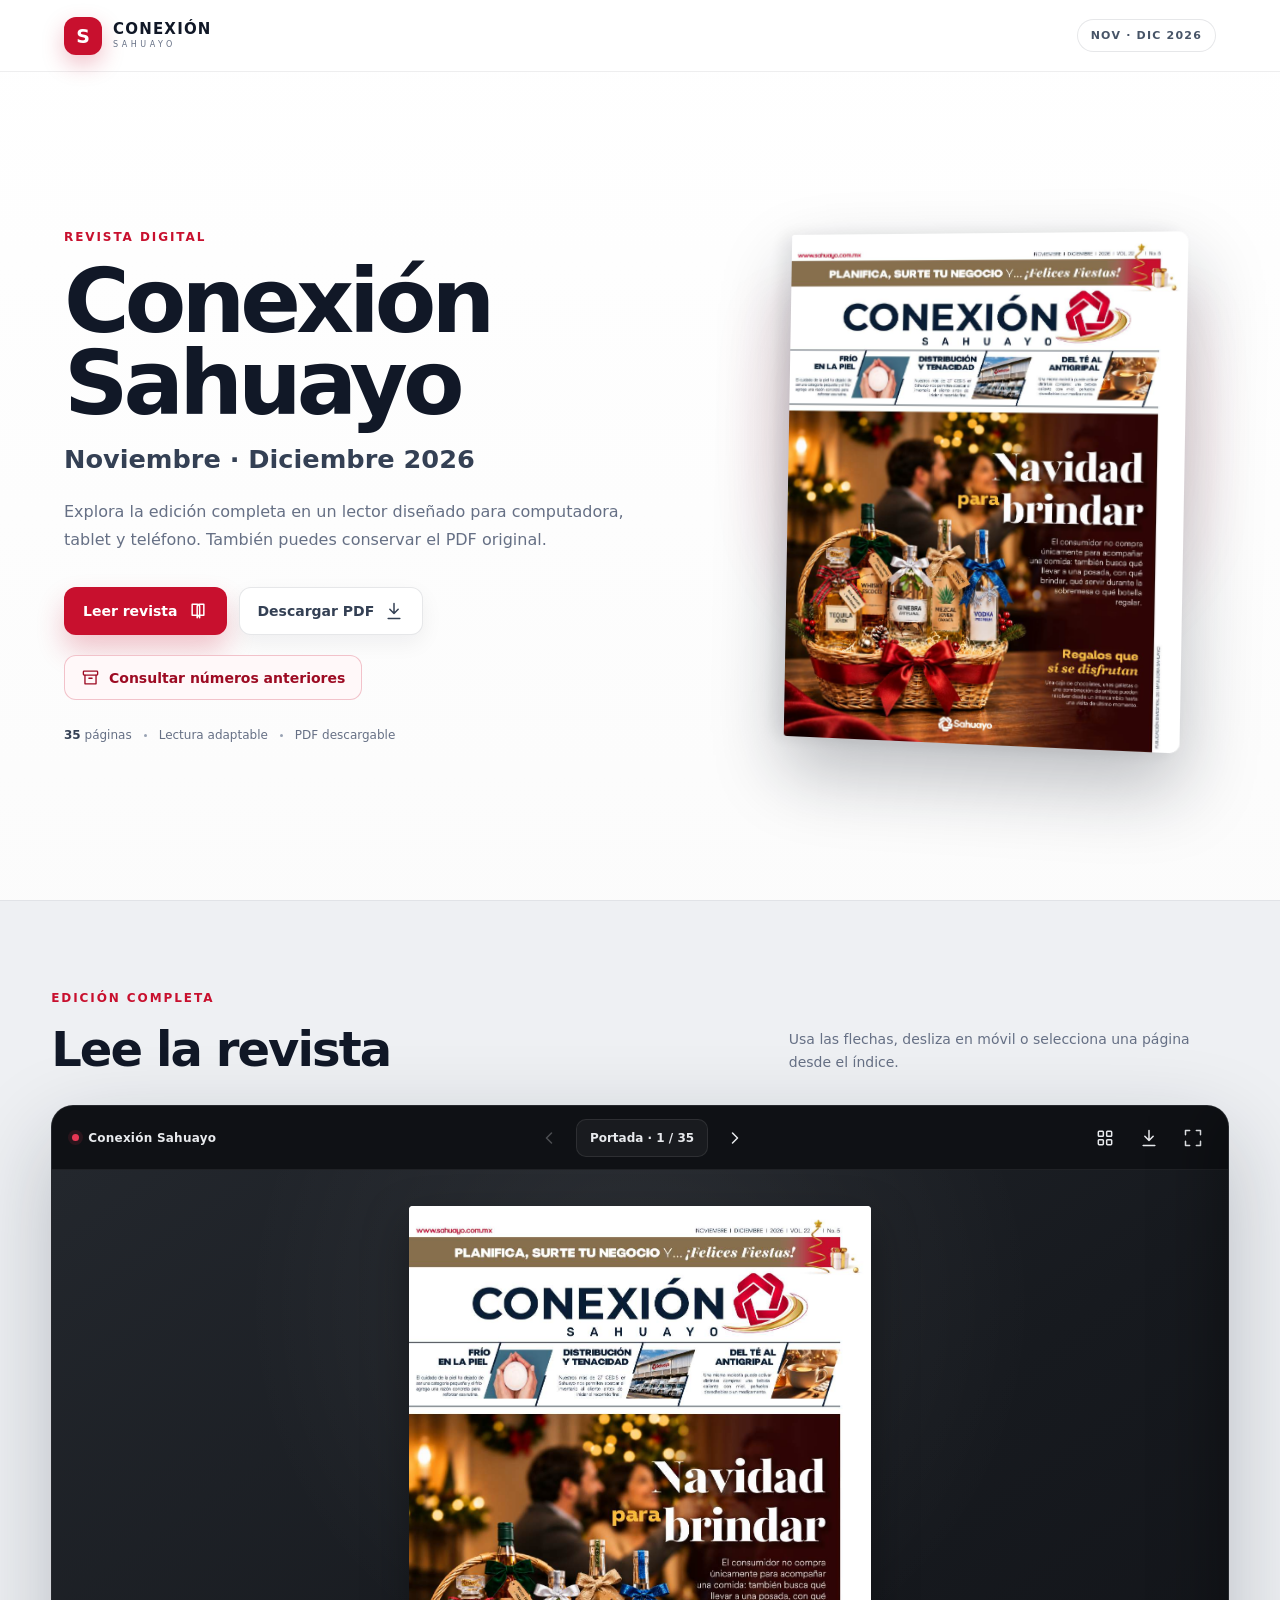
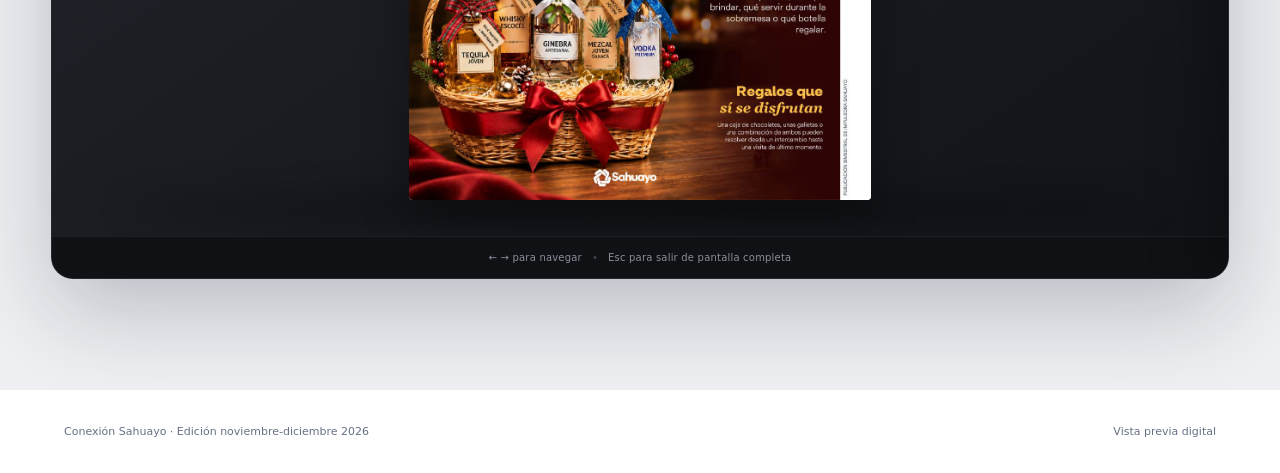
<file: index.html>
<!doctype html>
<html lang="es">
<head>
  <meta charset="utf-8" />
  <meta name="viewport" content="width=device-width, initial-scale=1" />
  <meta name="theme-color" content="#c8102e" />
  <title>Conexión Sahuayo | Noviembre · Diciembre 2026</title>
  <meta name="description" content="Edición digital de Conexión Sahuayo — Noviembre · Diciembre 2026." />
  <meta property="og:title" content="Conexión Sahuayo | Noviembre · Diciembre 2026" />
  <meta property="og:description" content="Conoce la edición noviembre–diciembre 2026 de Conexión Sahuayo: Navidad para brindar, tendencias de temporada y negocios. 35 páginas para explorar y descargar." />
  <meta property="og:image" content="https://impulsora-sahuayo.github.io/conexion-sahuayo/social/preview-nov-dic-2026.jpg" />
  <meta property="og:url" content="https://impulsora-sahuayo.github.io/conexion-sahuayo/" />
  <meta property="og:type" content="website" />
  <meta property="og:locale" content="es_MX" />
  <meta property="og:site_name" content="Conexión Sahuayo" />
  <meta property="og:image:secure_url" content="https://impulsora-sahuayo.github.io/conexion-sahuayo/social/preview-nov-dic-2026.jpg" />
  <meta property="og:image:type" content="image/jpeg" />
  <meta property="og:image:width" content="1200" />
  <meta property="og:image:height" content="630" />
  <meta property="og:image:alt" content="Conexión Sahuayo, revista digital noviembre–diciembre 2026, portada de Navidad para brindar" />
  <meta name="twitter:card" content="summary_large_image" />
  <meta name="twitter:title" content="Conexión Sahuayo | Noviembre · Diciembre 2026" />
  <meta name="twitter:description" content="Explora las 35 páginas de la revista digital Conexión Sahuayo, noviembre–diciembre 2026." />
  <meta name="twitter:image" content="https://impulsora-sahuayo.github.io/conexion-sahuayo/social/preview-nov-dic-2026.jpg" />
  <link rel="canonical" href="https://impulsora-sahuayo.github.io/conexion-sahuayo/" />
  <link rel="preload" as="image" href="pages/page-01.jpg" />
  <link rel="stylesheet" href="css/styles.css?v=20261123-2" />

  <!-- Google Analytics 4 -->
  <script async src="https://www.googletagmanager.com/gtag/js?id=G-8M7XT80J57"></script>
  <script>
    window.dataLayer = window.dataLayer || [];
    function gtag(){dataLayer.push(arguments);}
    gtag('js', new Date());
    gtag('config', 'G-8M7XT80J57', { page_title: 'Conexión Sahuayo | Noviembre · Diciembre 2026' });
  </script>
</head>
<body>
  <header class="site-header">
    <a class="brand" href="#inicio" aria-label="Conexión Sahuayo, inicio">
      <span class="brand-mark" aria-hidden="true">S</span>
      <span class="brand-copy">
        <strong>CONEXIÓN</strong>
        <small>SAHUAYO</small>
      </span>
    </a>
    <span class="edition-pill">NOV · DIC 2026</span>
  </header>

  <main>
    <section class="hero" id="inicio">
      <div class="hero-copy">
        <p class="eyebrow">REVISTA DIGITAL</p>
        <h1>Conexión Sahuayo</h1>
        <p class="hero-subtitle">Noviembre · Diciembre 2026</p>
        <p class="hero-text">Explora la edición completa en un lector diseñado para computadora, tablet y teléfono. También puedes conservar el PDF original.</p>
        <div class="hero-actions">
          <button class="btn btn-primary" id="openReaderBtn" type="button">
            <span>Leer revista</span>
            <svg viewBox="0 0 24 24" aria-hidden="true"><path d="M5 4h6a3 3 0 0 1 3 3v13a3 3 0 0 0-3-3H5V4Zm14 0h-5a3 3 0 0 0-3 3v13a3 3 0 0 1 3-3h5V4Z"/></svg>
          </button>
          <a class="btn btn-secondary" href="revista/conexion-sahuayo-nov-dic-2026.pdf" download data-ga-download="portada">
            <span>Descargar PDF</span>
            <svg viewBox="0 0 24 24" aria-hidden="true"><path d="M12 3v12m0 0 5-5m-5 5-5-5M5 21h14"/></svg>
          </a>
        </div>
        <div class="archive-cta">
          <a class="archive-link" href="ediciones/" id="archiveLink">
            <svg viewBox="0 0 24 24" aria-hidden="true"><rect x="3" y="4" width="18" height="5" rx="1"/><path d="M5 9v11h14V9M10 13h4"/></svg>
            Consultar números anteriores
          </a>
        </div>
        <div class="hero-meta" aria-label="Datos de la edición">
          <span><b>35</b> páginas</span>
          <span class="dot"></span>
          <span>Lectura adaptable</span>
          <span class="dot"></span>
          <span>PDF descargable</span>
        </div>
      </div>

      <div class="cover-wrap" aria-label="Portada de la revista">
        <div class="cover-glow"></div>
        <img class="cover" src="pages/page-01.jpg" alt="Portada de Conexión Sahuayo, noviembre-diciembre 2026" />
      </div>
    </section>

    <section class="reader-section" id="revista" aria-labelledby="readerTitle">
      <div class="reader-heading">
        <div>
          <p class="eyebrow">EDICIÓN COMPLETA</p>
          <h2 id="readerTitle">Lee la revista</h2>
        </div>
        <p>Usa las flechas, desliza en móvil o selecciona una página desde el índice.</p>
      </div>

      <div class="reader-shell" id="readerShell">
        <div class="reader-toolbar">
          <div class="toolbar-title">
            <span class="status-dot"></span>
            <span>Conexión Sahuayo</span>
          </div>

          <div class="toolbar-center">
            <button class="icon-btn" id="prevBtn" type="button" aria-label="Página anterior" title="Anterior">
              <svg viewBox="0 0 24 24" aria-hidden="true"><path d="m15 18-6-6 6-6"/></svg>
            </button>
            <button class="page-indicator" id="pageIndicator" type="button" aria-label="Abrir índice de páginas">Portada · 1 / 35</button>
            <button class="icon-btn" id="nextBtn" type="button" aria-label="Página siguiente" title="Siguiente">
              <svg viewBox="0 0 24 24" aria-hidden="true"><path d="m9 18 6-6-6-6"/></svg>
            </button>
          </div>

          <div class="toolbar-actions">
            <button class="icon-btn text-icon" id="thumbsBtn" type="button" aria-label="Ver todas las páginas" title="Páginas">
              <svg viewBox="0 0 24 24" aria-hidden="true"><rect x="4" y="4" width="6" height="6" rx="1"/><rect x="14" y="4" width="6" height="6" rx="1"/><rect x="4" y="14" width="6" height="6" rx="1"/><rect x="14" y="14" width="6" height="6" rx="1"/></svg>
            </button>

            <a class="icon-btn" href="revista/conexion-sahuayo-nov-dic-2026.pdf" download data-ga-download="lector" aria-label="Descargar PDF" title="Descargar PDF">
              <svg viewBox="0 0 24 24" aria-hidden="true"><path d="M12 3v12m0 0 5-5m-5 5-5-5M5 21h14"/></svg>
            </a>

            <div class="desktop-zoom-controls" id="desktopZoomControls" role="group" aria-label="Zoom de lectura">
              <button class="zoom-btn" id="zoomOutBtn" type="button" aria-label="Alejar" title="Alejar">−</button>
              <button class="zoom-value" id="zoomResetBtn" type="button" aria-label="Restablecer zoom" title="Ajustar a la pantalla">100%</button>
              <button class="zoom-btn" id="zoomInBtn" type="button" aria-label="Acercar" title="Acercar">+</button>
            </div>

            <button class="icon-btn" id="fullscreenBtn" type="button" aria-label="Pantalla completa" title="Pantalla completa">
              <svg viewBox="0 0 24 24" aria-hidden="true"><path d="M8 3H3v5M16 3h5v5M8 21H3v-5M16 21h5v-5"/></svg>
            </button>
          </div>
        </div>

        <div class="reader-canvas" id="readerCanvas" tabindex="0" aria-live="polite">
          <div class="page-stage" id="pageStage">
            <figure class="page-slot page-left" id="leftSlot">
              <img id="leftPage" alt="" draggable="false" />
            </figure>
            <figure class="page-slot page-right" id="rightSlot">
              <img id="rightPage" alt="" draggable="false" />
            </figure>
          </div>
          <div class="swipe-hint" id="swipeHint">Desliza para cambiar de página</div>
        </div>

        <div class="reader-footer">
          <span>← → para navegar</span>
          <span class="footer-sep">•</span>
          <span>Esc para salir de pantalla completa</span>
        </div>

        <aside class="thumb-drawer" id="thumbDrawer" aria-hidden="true" aria-label="Índice de páginas">
          <div class="drawer-head">
            <div>
              <strong>Páginas</strong>
              <span>Selecciona una para ir directamente.</span>
            </div>
            <button class="icon-btn" id="closeThumbsBtn" type="button" aria-label="Cerrar índice">
              <svg viewBox="0 0 24 24" aria-hidden="true"><path d="M6 6l12 12M18 6 6 18"/></svg>
            </button>
          </div>
          <div class="thumb-grid" id="thumbGrid"></div>
        </aside>
        <div class="drawer-backdrop" id="drawerBackdrop"></div>
      </div>
    </section>
  </main>

  <footer class="site-footer">
    <span>Conexión Sahuayo · Edición noviembre-diciembre 2026</span>
    <span>Vista previa digital</span>
  </footer>

  <noscript>Este lector requiere JavaScript. Puedes descargar directamente el PDF desde <a href="revista/conexion-sahuayo-nov-dic-2026.pdf">este enlace</a>.</noscript>

  <script src="js/reader.js?v=20261123-2"></script>
  <script>
    document.getElementById('archiveLink').addEventListener('click', function () {
      if (typeof gtag === 'function') {
        gtag('event', 'abrir_hemeroteca', { edicion: 'nov-dic-2026', ubicacion: 'inicio', transport_type: 'beacon' });
      }
    });
  </script>
</body>
</html>
</file>
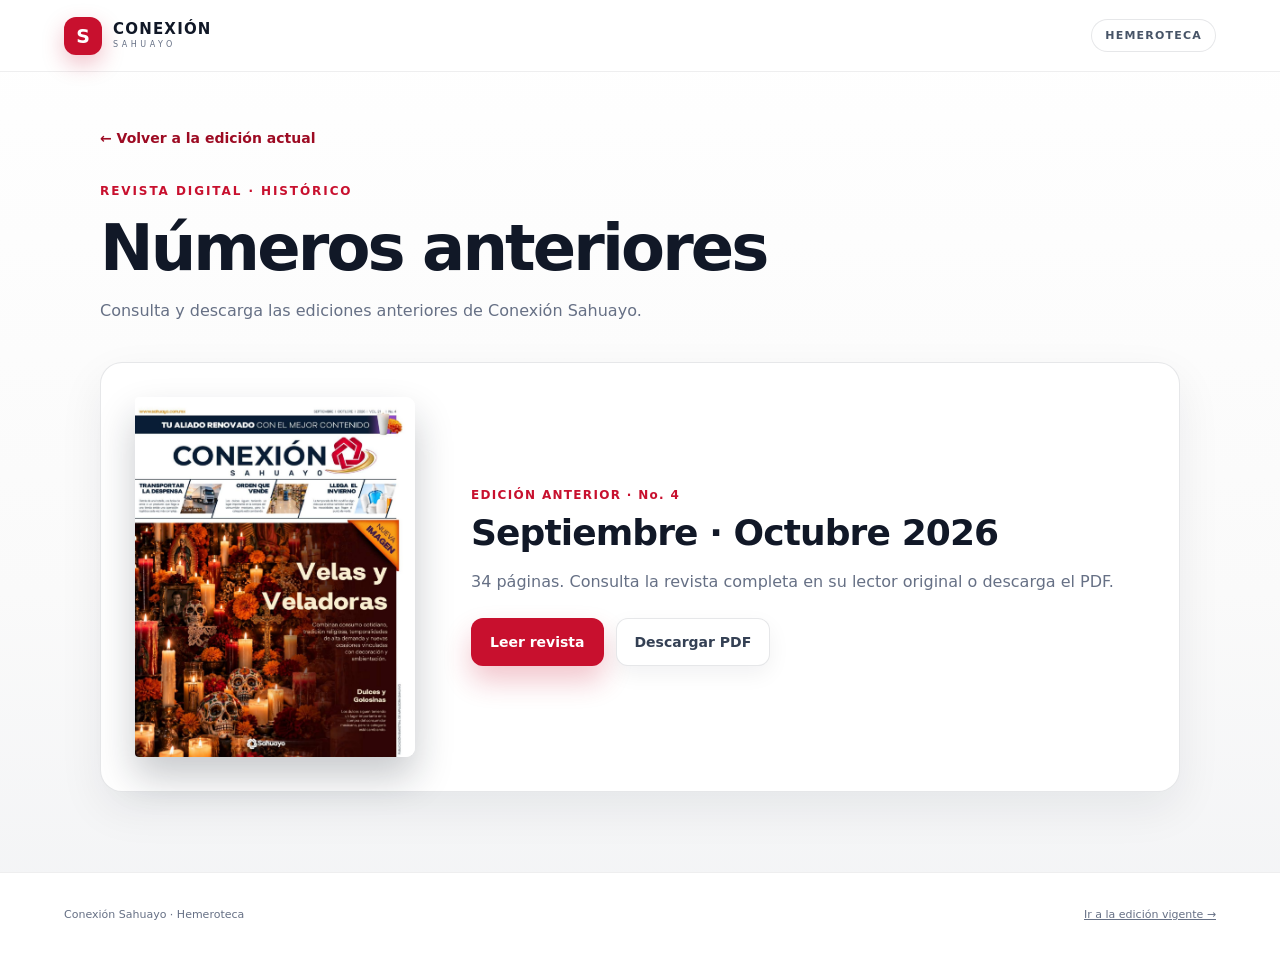
<file: ediciones/index.html>
<!doctype html>
<html lang="es">
<head>
  <meta charset="utf-8" />
  <meta name="viewport" content="width=device-width, initial-scale=1" />
  <meta name="theme-color" content="#c8102e" />
  <title>Hemeroteca | Conexión Sahuayo</title>
  <meta name="description" content="Consulta números anteriores de la revista Conexión Sahuayo. Disponible: septiembre–octubre de 2026." />
  <meta property="og:title" content="Hemeroteca | Conexión Sahuayo" />
  <meta property="og:description" content="Números anteriores de la revista digital Conexión Sahuayo." />
  <meta property="og:type" content="website" />
  <meta property="og:locale" content="es_MX" />
  <meta property="og:url" content="https://impulsora-sahuayo.github.io/conexion-sahuayo/ediciones/" />
  <meta property="og:image" content="https://impulsora-sahuayo.github.io/conexion-sahuayo/ediciones/septiembre-octubre-2026/social/preview-sep-oct-2026.jpg" />
  <meta property="og:image:width" content="1200" />
  <meta property="og:image:height" content="630" />
  <meta name="twitter:card" content="summary_large_image" />
  <link rel="canonical" href="https://impulsora-sahuayo.github.io/conexion-sahuayo/ediciones/" />
  <link rel="stylesheet" href="../css/styles.css?v=20261123-2" />
  <link rel="stylesheet" href="hemeroteca.css?v=20261123-1" />
  <script async src="https://www.googletagmanager.com/gtag/js?id=G-8M7XT80J57"></script>
  <script>
    window.dataLayer = window.dataLayer || [];
    function gtag(){ dataLayer.push(arguments); }
    gtag('js', new Date());
    gtag('config', 'G-8M7XT80J57', { page_title: 'Hemeroteca | Conexión Sahuayo' });
  </script>
</head>
<body>
  <header class="site-header">
    <a class="brand" href="../" aria-label="Volver a Conexión Sahuayo, edición actual">
      <span class="brand-mark" aria-hidden="true">S</span>
      <span class="brand-copy"><strong>CONEXIÓN</strong><small>SAHUAYO</small></span>
    </a>
    <span class="edition-pill">HEMEROTECA</span>
  </header>
  <main class="archive-main">
    <div class="archive-head">
      <a class="back-current" href="../">← Volver a la edición actual</a>
      <p class="eyebrow">REVISTA DIGITAL · HISTÓRICO</p>
      <h1>Números anteriores</h1>
      <p>Consulta y descarga las ediciones anteriores de Conexión Sahuayo.</p>
    </div>
    <section class="archive-catalog" aria-label="Revistas anteriores">
      <article class="archive-card">
        <a class="archive-cover" href="septiembre-octubre-2026/" aria-label="Leer septiembre–octubre de 2026">
          <img src="septiembre-octubre-2026/pages/page-01.jpg" alt="Portada de Conexión Sahuayo septiembre–octubre 2026: Velas y Veladoras" width="1241" height="1595" />
        </a>
        <div class="archive-card-text">
          <p class="archive-overline">EDICIÓN ANTERIOR · No. 4</p>
          <h2>Septiembre · Octubre 2026</h2>
          <p>34 páginas. Consulta la revista completa en su lector original o descarga el PDF.</p>
          <div class="archive-buttons">
            <a class="btn btn-primary" href="septiembre-octubre-2026/" data-ga-action="abrir_edicion_anterior">Leer revista</a>
            <a class="btn btn-secondary" href="septiembre-octubre-2026/revista/conexion-sahuayo-sep-oct-2026.pdf" download data-ga-action="descargar_pdf">Descargar PDF</a>
          </div>
        </div>
      </article>
    </section>
  </main>
  <footer class="site-footer"><span>Conexión Sahuayo · Hemeroteca</span><a href="../">Ir a la edición vigente →</a></footer>
  <script>
    document.querySelectorAll('[data-ga-action]').forEach(function (link) {
      link.addEventListener('click', function () {
        if (typeof gtag === 'function') {
          gtag('event', link.getAttribute('data-ga-action'), {
            edicion: 'sep-oct-2026', ubicacion: 'hemeroteca', total_paginas: 34,
            transport_type: 'beacon'
          });
        }
      });
    });
  </script>
</body>
</html>
</file>
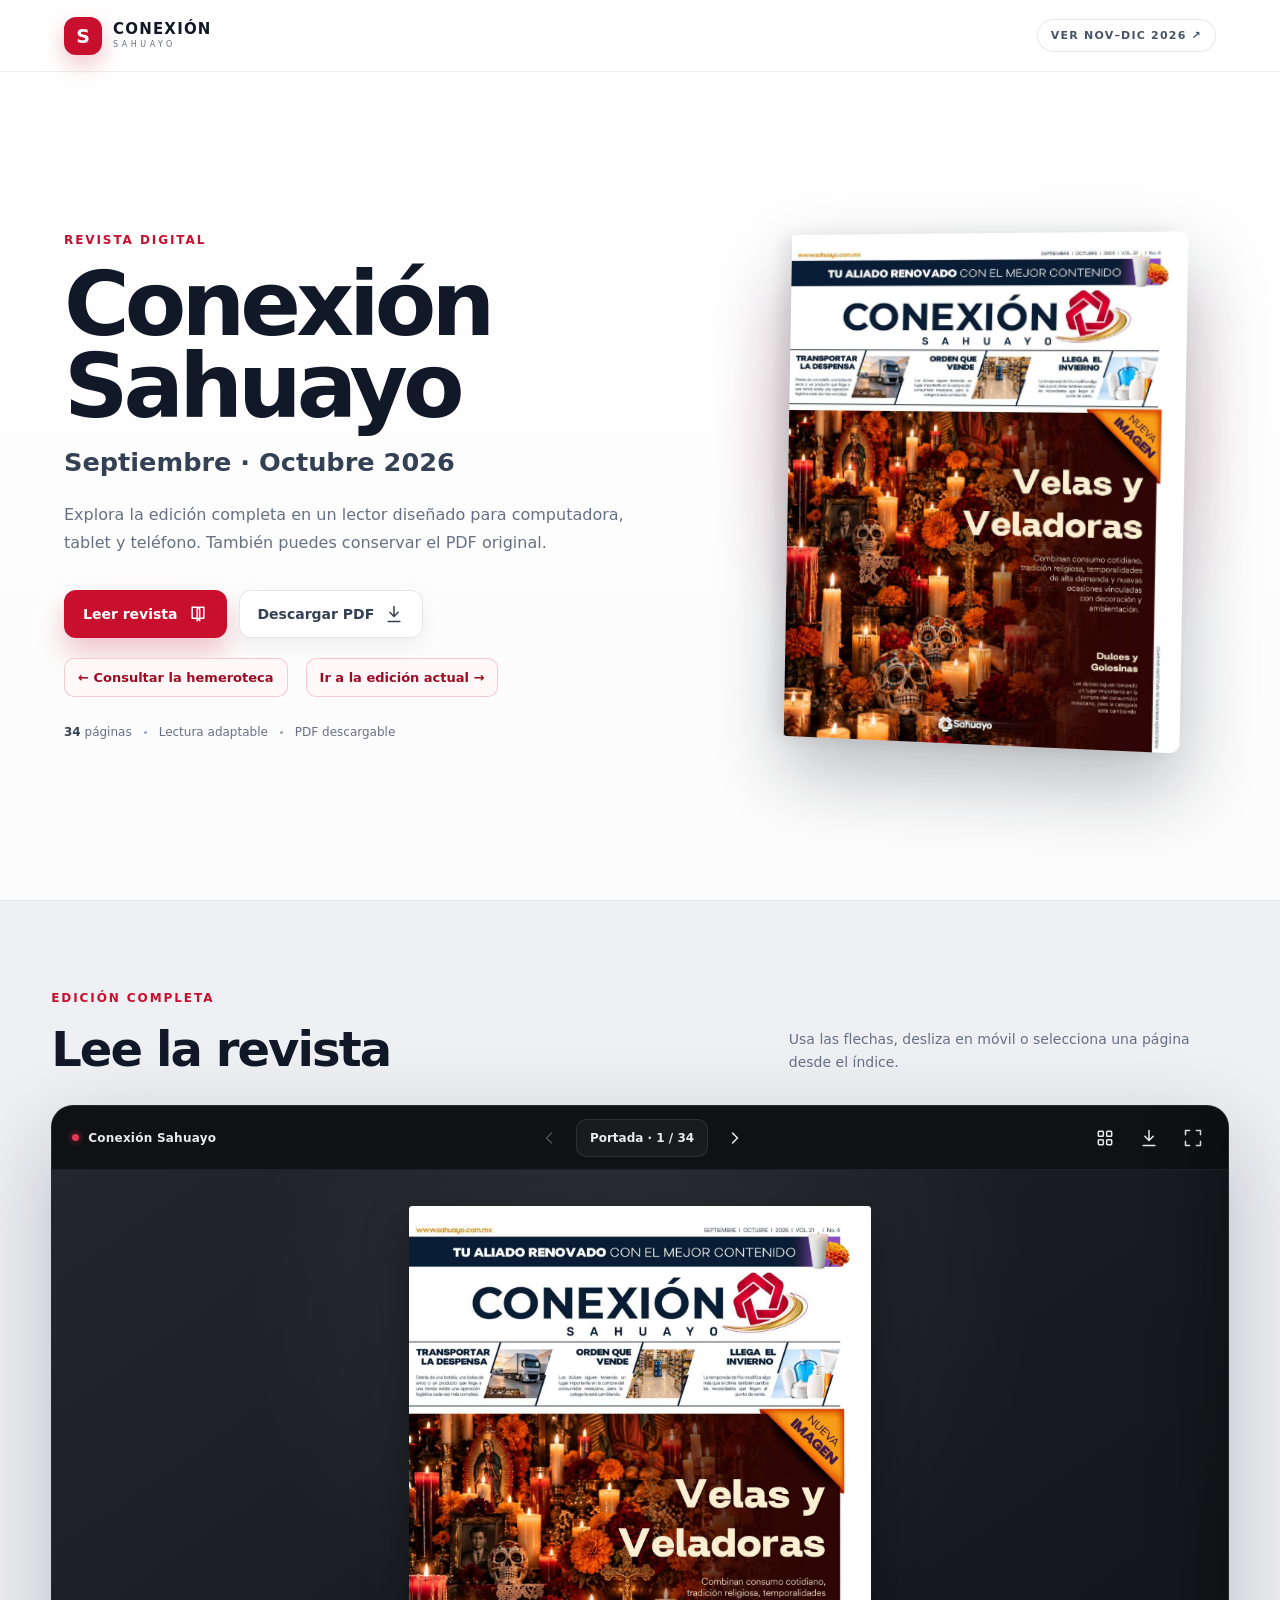
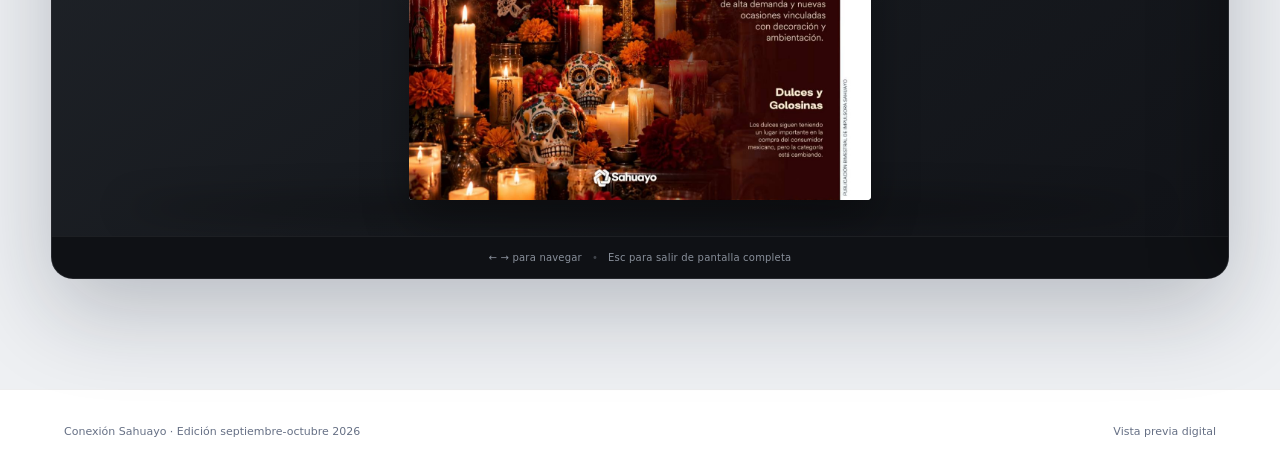
<file: ediciones/septiembre-octubre-2026/index.html>
<!doctype html>
<html lang="es">
<head>
  <meta charset="utf-8" />
  <meta name="viewport" content="width=device-width, initial-scale=1" />
  <meta name="theme-color" content="#c8102e" />
  <title>Conexión Sahuayo | Septiembre · Octubre 2026</title>
  <meta name="description" content="Edición digital de Conexión Sahuayo — Septiembre · Octubre 2026." />
  <meta property="og:title" content="Conexión Sahuayo | Septiembre · Octubre 2026" />
  <meta property="og:description" content="Consulta las 34 páginas de Conexión Sahuayo, septiembre–octubre 2026. Velas y veladoras, tendencias y negocios." />
  <meta property="og:image" content="https://impulsora-sahuayo.github.io/conexion-sahuayo/ediciones/septiembre-octubre-2026/social/preview-sep-oct-2026.jpg" />
  <meta property="og:url" content="https://impulsora-sahuayo.github.io/conexion-sahuayo/ediciones/septiembre-octubre-2026/" />
  <meta property="og:type" content="website" />
  <meta property="og:locale" content="es_MX" />
  <meta property="og:site_name" content="Conexión Sahuayo" />
  <meta property="og:image:width" content="1200" />
  <meta property="og:image:height" content="630" />
  <meta property="og:image:type" content="image/jpeg" />
  <meta property="og:image:alt" content="Conexión Sahuayo, septiembre–octubre 2026, portada Velas y Veladoras" />
  <meta name="twitter:card" content="summary_large_image" />
  <meta name="twitter:title" content="Conexión Sahuayo | Septiembre · Octubre 2026" />
  <meta name="twitter:description" content="Lee o descarga la edición septiembre–octubre de Conexión Sahuayo." />
  <meta name="twitter:image" content="https://impulsora-sahuayo.github.io/conexion-sahuayo/ediciones/septiembre-octubre-2026/social/preview-sep-oct-2026.jpg" />
  <link rel="canonical" href="https://impulsora-sahuayo.github.io/conexion-sahuayo/ediciones/septiembre-octubre-2026/" />
  <link rel="preload" as="image" href="pages/page-01.jpg" />
  <link rel="stylesheet" href="css/styles.css?v=20261123-hemeroteca" />

  <!-- Google Analytics 4 -->
  <script async src="https://www.googletagmanager.com/gtag/js?id=G-8M7XT80J57"></script>
  <script>
    window.dataLayer = window.dataLayer || [];
    function gtag(){dataLayer.push(arguments);}
    gtag('js', new Date());
    gtag('config', 'G-8M7XT80J57', { page_title: 'Conexión Sahuayo | Septiembre · Octubre 2026' });
  </script>
</head>
<body>
  <header class="site-header">
    <a class="brand" href="#inicio" aria-label="Conexión Sahuayo, inicio">
      <span class="brand-mark" aria-hidden="true">S</span>
      <span class="brand-copy">
        <strong>CONEXIÓN</strong>
        <small>SAHUAYO</small>
      </span>
    </a>
    <a class="edition-pill historic-top-link" href="../../" title="Ir a la edición más reciente">VER NOV–DIC 2026 ↗</a>
  </header>

  <main>
    <section class="hero" id="inicio">
      <div class="hero-copy">
        <p class="eyebrow">REVISTA DIGITAL</p>
        <h1>Conexión Sahuayo</h1>
        <p class="hero-subtitle">Septiembre · Octubre 2026</p>
        <p class="hero-text">Explora la edición completa en un lector diseñado para computadora, tablet y teléfono. También puedes conservar el PDF original.</p>
        <div class="hero-actions">
          <button class="btn btn-primary" id="openReaderBtn" type="button">
            <span>Leer revista</span>
            <svg viewBox="0 0 24 24" aria-hidden="true"><path d="M5 4h6a3 3 0 0 1 3 3v13a3 3 0 0 0-3-3H5V4Zm14 0h-5a3 3 0 0 0-3 3v13a3 3 0 0 1 3-3h5V4Z"/></svg>
          </button>
          <a class="btn btn-secondary" href="revista/conexion-sahuayo-sep-oct-2026.pdf" download data-ga-download="portada">
            <span>Descargar PDF</span>
            <svg viewBox="0 0 24 24" aria-hidden="true"><path d="M12 3v12m0 0 5-5m-5 5-5-5M5 21h14"/></svg>
          </a>
        </div>
        <div class="historic-nav">
          <a href="../" class="historic-nav-link">← Consultar la hemeroteca</a>
          <a href="../../" class="historic-nav-link">Ir a la edición actual →</a>
        </div>
        <div class="hero-meta" aria-label="Datos de la edición">
          <span><b>34</b> páginas</span>
          <span class="dot"></span>
          <span>Lectura adaptable</span>
          <span class="dot"></span>
          <span>PDF descargable</span>
        </div>
      </div>

      <div class="cover-wrap" aria-label="Portada de la revista">
        <div class="cover-glow"></div>
        <img class="cover" src="pages/page-01.jpg" alt="Portada de Conexión Sahuayo, septiembre-octubre 2026" />
      </div>
    </section>

    <section class="reader-section" id="revista" aria-labelledby="readerTitle">
      <div class="reader-heading">
        <div>
          <p class="eyebrow">EDICIÓN COMPLETA</p>
          <h2 id="readerTitle">Lee la revista</h2>
        </div>
        <p>Usa las flechas, desliza en móvil o selecciona una página desde el índice.</p>
      </div>

      <div class="reader-shell" id="readerShell">
        <div class="reader-toolbar">
          <div class="toolbar-title">
            <span class="status-dot"></span>
            <span>Conexión Sahuayo</span>
          </div>

          <div class="toolbar-center">
            <button class="icon-btn" id="prevBtn" type="button" aria-label="Página anterior" title="Anterior">
              <svg viewBox="0 0 24 24" aria-hidden="true"><path d="m15 18-6-6 6-6"/></svg>
            </button>
            <button class="page-indicator" id="pageIndicator" type="button" aria-label="Abrir índice de páginas">Portada · 1 / 34</button>
            <button class="icon-btn" id="nextBtn" type="button" aria-label="Página siguiente" title="Siguiente">
              <svg viewBox="0 0 24 24" aria-hidden="true"><path d="m9 18 6-6-6-6"/></svg>
            </button>
          </div>

          <div class="toolbar-actions">
            <button class="icon-btn text-icon" id="thumbsBtn" type="button" aria-label="Ver todas las páginas" title="Páginas">
              <svg viewBox="0 0 24 24" aria-hidden="true"><rect x="4" y="4" width="6" height="6" rx="1"/><rect x="14" y="4" width="6" height="6" rx="1"/><rect x="4" y="14" width="6" height="6" rx="1"/><rect x="14" y="14" width="6" height="6" rx="1"/></svg>
            </button>

            <a class="icon-btn" href="revista/conexion-sahuayo-sep-oct-2026.pdf" download data-ga-download="lector" aria-label="Descargar PDF" title="Descargar PDF">
              <svg viewBox="0 0 24 24" aria-hidden="true"><path d="M12 3v12m0 0 5-5m-5 5-5-5M5 21h14"/></svg>
            </a>

            <div class="desktop-zoom-controls" id="desktopZoomControls" role="group" aria-label="Zoom de lectura">
              <button class="zoom-btn" id="zoomOutBtn" type="button" aria-label="Alejar" title="Alejar">−</button>
              <button class="zoom-value" id="zoomResetBtn" type="button" aria-label="Restablecer zoom" title="Ajustar a la pantalla">100%</button>
              <button class="zoom-btn" id="zoomInBtn" type="button" aria-label="Acercar" title="Acercar">+</button>
            </div>

            <button class="icon-btn" id="fullscreenBtn" type="button" aria-label="Pantalla completa" title="Pantalla completa">
              <svg viewBox="0 0 24 24" aria-hidden="true"><path d="M8 3H3v5M16 3h5v5M8 21H3v-5M16 21h5v-5"/></svg>
            </button>
          </div>
        </div>

        <div class="reader-canvas" id="readerCanvas" tabindex="0" aria-live="polite">
          <div class="page-stage" id="pageStage">
            <figure class="page-slot page-left" id="leftSlot">
              <img id="leftPage" alt="" draggable="false" />
            </figure>
            <figure class="page-slot page-right" id="rightSlot">
              <img id="rightPage" alt="" draggable="false" />
            </figure>
          </div>
          <div class="swipe-hint" id="swipeHint">Desliza para cambiar de página</div>
        </div>

        <div class="reader-footer">
          <span>← → para navegar</span>
          <span class="footer-sep">•</span>
          <span>Esc para salir de pantalla completa</span>
        </div>

        <aside class="thumb-drawer" id="thumbDrawer" aria-hidden="true" aria-label="Índice de páginas">
          <div class="drawer-head">
            <div>
              <strong>Páginas</strong>
              <span>Selecciona una para ir directamente.</span>
            </div>
            <button class="icon-btn" id="closeThumbsBtn" type="button" aria-label="Cerrar índice">
              <svg viewBox="0 0 24 24" aria-hidden="true"><path d="M6 6l12 12M18 6 6 18"/></svg>
            </button>
          </div>
          <div class="thumb-grid" id="thumbGrid"></div>
        </aside>
        <div class="drawer-backdrop" id="drawerBackdrop"></div>
      </div>
    </section>
  </main>

  <footer class="site-footer">
    <span>Conexión Sahuayo · Edición septiembre-octubre 2026</span>
    <span>Vista previa digital</span>
  </footer>

  <noscript>Este lector requiere JavaScript. Puedes descargar directamente el PDF desde <a href="revista/conexion-sahuayo-sep-oct-2026.pdf">este enlace</a>.</noscript>

  <script src="js/reader.js?v=20261005-3"></script>
  <script>
    // Evento personalizado: clic en "Leer revista"
    (function () {
      var btn = document.getElementById('openReaderBtn');
      if (btn && typeof gtag === 'function') {
        btn.addEventListener('click', function () { gtag('event', 'abrir_lector', { edicion: 'sep-oct-2026', origen: 'boton_principal', total_paginas: 34 }); });
      }
    })();
    document.querySelectorAll('[data-ga-download]').forEach(function (link) {
      link.addEventListener('click', function () {
        if (typeof gtag === 'function') {
          gtag('event', 'descargar_pdf', {
            edicion: 'sep-oct-2026', ubicacion: link.getAttribute('data-ga-download'), total_paginas: 34,
            transport_type: 'beacon'
          });
        }
      });
    });
  </script>
</body>
</html>
</file>
<file: css/styles.css>
:root {
  --red: #c8102e;
  --red-dark: #9d0b23;
  --ink: #111827;
  --muted: #667085;
  --paper: #ffffff;
  --soft: #f5f6f8;
  --reader: #15181d;
  --reader-2: #0f1115;
  --line: rgba(17, 24, 39, 0.10);
  --shadow: 0 28px 70px rgba(15, 23, 42, 0.18);
  --radius: 22px;
  --sans: Inter, ui-sans-serif, system-ui, -apple-system, BlinkMacSystemFont, "Segoe UI", sans-serif;
}

* { box-sizing: border-box; }
html { scroll-behavior: smooth; }
body {
  margin: 0;
  font-family: var(--sans);
  color: var(--ink);
  background: linear-gradient(180deg, #fff 0%, #fafafa 62%, #f2f3f5 100%);
  -webkit-font-smoothing: antialiased;
}
button, a { -webkit-tap-highlight-color: transparent; }
button { font: inherit; }
a { color: inherit; }

.site-header {
  position: sticky;
  top: 0;
  z-index: 50;
  height: 72px;
  display: flex;
  align-items: center;
  justify-content: space-between;
  padding: 0 clamp(20px, 5vw, 72px);
  background: rgba(255,255,255,.88);
  backdrop-filter: blur(16px);
  border-bottom: 1px solid rgba(17,24,39,.07);
}
.brand {
  display: inline-flex;
  align-items: center;
  gap: 11px;
  text-decoration: none;
}
.brand-mark {
  width: 38px;
  height: 38px;
  border-radius: 12px;
  display: grid;
  place-items: center;
  color: white;
  background: var(--red);
  font-size: 19px;
  font-weight: 900;
  box-shadow: 0 9px 22px rgba(200,16,46,.25);
}
.brand-copy { display:flex; flex-direction:column; line-height:.95; }
.brand-copy strong { font-size: 15px; letter-spacing: .08em; }
.brand-copy small { margin-top: 5px; font-size: 8px; letter-spacing: .44em; color: var(--muted); }
.edition-pill {
  padding: 9px 13px;
  border: 1px solid var(--line);
  border-radius: 999px;
  font-size: 11px;
  font-weight: 800;
  letter-spacing: .11em;
  color: #475467;
  background: white;
}

.hero {
  min-height: calc(100vh - 72px);
  max-width: 1280px;
  margin: 0 auto;
  padding: clamp(56px, 8vw, 110px) clamp(24px, 5vw, 72px);
  display: grid;
  grid-template-columns: minmax(0, 1fr) minmax(310px, .8fr);
  align-items: center;
  gap: clamp(48px, 8vw, 110px);
  overflow: hidden;
}
.eyebrow {
  margin: 0 0 16px;
  color: var(--red);
  font-size: 12px;
  font-weight: 900;
  letter-spacing: .16em;
}
.hero h1 {
  margin: 0;
  font-size: clamp(48px, 7vw, 92px);
  line-height: .92;
  letter-spacing: -.055em;
  max-width: 680px;
}
.hero-subtitle {
  margin: 20px 0 0;
  font-size: clamp(18px, 2vw, 26px);
  font-weight: 750;
  color: #344054;
}
.hero-text {
  max-width: 610px;
  margin: 24px 0 0;
  color: var(--muted);
  font-size: 16px;
  line-height: 1.72;
}
.hero-actions { display:flex; gap:12px; flex-wrap:wrap; margin-top:34px; }
.btn {
  min-height: 48px;
  display: inline-flex;
  align-items: center;
  justify-content: center;
  gap: 10px;
  padding: 0 18px;
  border-radius: 12px;
  border: 1px solid transparent;
  font-weight: 800;
  font-size: 14px;
  text-decoration: none;
  cursor: pointer;
  transition: transform .18s ease, box-shadow .18s ease, background .18s ease;
}
.btn svg, .icon-btn svg { width:20px; height:20px; fill:none; stroke:currentColor; stroke-width:1.8; stroke-linecap:round; stroke-linejoin:round; }
.btn:hover { transform: translateY(-2px); }
.btn-primary { background:var(--red); color:white; box-shadow:0 15px 28px rgba(200,16,46,.24); }
.btn-primary:hover { background:var(--red-dark); box-shadow:0 18px 34px rgba(200,16,46,.28); }
.btn-secondary { background:white; border-color:var(--line); color:#344054; box-shadow:0 8px 22px rgba(15,23,42,.06); }
.hero-meta { display:flex; align-items:center; gap:12px; flex-wrap:wrap; margin-top:28px; color:#667085; font-size:12px; }
.hero-meta b { color:#344054; }
.dot { width:3px; height:3px; border-radius:50%; background:#98a2b3; }

.cover-wrap {
  position: relative;
  justify-self: center;
  perspective: 1000px;
}
.cover-glow {
  position:absolute;
  inset: 10% -12% -8%;
  background: radial-gradient(circle at 50% 30%, rgba(200,16,46,.22), rgba(200,16,46,0) 66%);
  filter: blur(16px);
}
.cover {
  position:relative;
  width:min(390px, 36vw);
  min-width:280px;
  display:block;
  border-radius: 3px 10px 10px 3px;
  box-shadow: 0 34px 72px rgba(17,24,39,.28), -9px 0 18px rgba(17,24,39,.09);
  transform: rotateY(-6deg) rotateZ(1deg);
  transform-origin:left center;
  transition: transform .35s ease, box-shadow .35s ease;
}
.cover-wrap:hover .cover { transform: rotateY(-1deg) rotateZ(0); box-shadow: 0 38px 78px rgba(17,24,39,.32); }

.reader-section {
  padding: 90px clamp(18px, 4vw, 64px) 110px;
  background: #eef0f3;
  border-top: 1px solid rgba(17,24,39,.06);
}
.reader-heading {
  max-width: 1180px;
  margin: 0 auto 28px;
  display:flex;
  align-items:end;
  justify-content:space-between;
  gap:30px;
}
.reader-heading h2 { margin:0; font-size:clamp(32px, 4vw, 48px); letter-spacing:-.04em; }
.reader-heading p:not(.eyebrow) { max-width:440px; margin:0 0 4px; color:#667085; font-size:14px; line-height:1.6; }
.reader-shell {
  position:relative;
  max-width: 1180px;
  margin:0 auto;
  background:var(--reader);
  border-radius:var(--radius);
  overflow:hidden;
  box-shadow:0 32px 90px rgba(15,23,42,.24);
  border:1px solid rgba(255,255,255,.07);
}
.reader-shell:fullscreen { max-width:none; width:100vw; height:100vh; border-radius:0; display:flex; flex-direction:column; }
.reader-shell:fullscreen .reader-canvas {
  flex:1 1 auto;
  height:auto;
  min-height:0;
  padding:20px 28px;
}
.reader-toolbar {
  height:64px;
  display:grid;
  grid-template-columns: 1fr auto 1fr;
  align-items:center;
  gap:12px;
  padding:0 16px 0 20px;
  color:#e8eaed;
  background:var(--reader-2);
  border-bottom:1px solid rgba(255,255,255,.07);
}
.toolbar-title { display:flex; align-items:center; gap:9px; font-size:12px; font-weight:800; letter-spacing:.02em; }
.status-dot { width:7px; height:7px; border-radius:50%; background:#e63754; box-shadow:0 0 0 4px rgba(230,55,84,.12); }
.toolbar-center { display:flex; align-items:center; gap:8px; }
.toolbar-actions { display:flex; align-items:center; justify-content:flex-end; gap:6px; }
.icon-btn {
  width:38px;
  height:38px;
  display:grid;
  place-items:center;
  border:0;
  border-radius:10px;
  color:#e8eaed;
  background:transparent;
  text-decoration:none;
  cursor:pointer;
  transition:background .16s ease, color .16s ease, opacity .16s ease;
}
.icon-btn:hover { background:rgba(255,255,255,.09); }
.icon-btn:disabled { opacity:.28; cursor:default; }
.page-indicator {
  height:38px;
  min-width:132px;
  padding:0 13px;
  border-radius:10px;
  border:1px solid rgba(255,255,255,.09);
  color:#e8eaed;
  background:rgba(255,255,255,.045);
  font-size:12px;
  font-weight:750;
  cursor:pointer;
}
.page-indicator:hover { background:rgba(255,255,255,.08); }

.reader-canvas {
  position:relative;
  height:min(74vh, 820px);
  min-height:560px;
  padding:36px clamp(24px, 5vw, 62px);
  display:grid;
  place-items:center;
  overflow:hidden;
  outline:none;
  touch-action:pan-y;
  background:
    radial-gradient(circle at 50% 20%, rgba(255,255,255,.07), transparent 50%),
    linear-gradient(145deg, #23272d, #171a1f 58%, #121419);
}
.reader-canvas::after {
  content:"";
  position:absolute;
  left:6%; right:6%; bottom:16px;
  height:24px;
  border-radius:50%;
  background:rgba(0,0,0,.34);
  filter:blur(16px);
  pointer-events:none;
}
.page-stage {
  position:relative;
  z-index:2;
  flex:none;
  width:auto;
  height:auto;
  display:flex;
  align-items:stretch;
  justify-content:center;
  gap:2px;
  perspective:1600px;
  transform-origin:center center;
}
.page-slot {
  position:relative;
  flex:1 1 0;
  min-width:0;
  height:100%;
  margin:0;
  display:flex;
  align-items:stretch;
  justify-content:stretch;
  overflow:hidden;
  background:#fff;
  box-shadow:0 18px 45px rgba(0,0,0,.35);
  transform-style:preserve-3d;
}
.page-slot img {
  display:block;
  width:100%;
  height:100%;
  object-fit:contain;
  user-select:none;
  -webkit-user-drag:none;
}
.page-left { border-radius:4px 0 0 4px; transform-origin:right center; }
.page-right { border-radius:0 4px 4px 0; transform-origin:left center; }
.page-slot.single { flex-basis:100%; border-radius:4px; }
.page-slot[hidden] { display:none; }

.page-stage.turn-next .page-right { animation: turnNext .34s cubic-bezier(.2,.76,.25,1); }
.page-stage.turn-prev .page-left { animation: turnPrev .34s cubic-bezier(.2,.76,.25,1); }
@keyframes turnNext {
  0% { opacity:.72; transform:perspective(1100px) rotateY(-7deg) translateX(6px); filter:brightness(.84); }
  100% { opacity:1; transform:perspective(1100px) rotateY(0) translateX(0); filter:brightness(1); }
}
@keyframes turnPrev {
  0% { opacity:.72; transform:perspective(1100px) rotateY(7deg) translateX(-6px); filter:brightness(.84); }
  100% { opacity:1; transform:perspective(1100px) rotateY(0) translateX(0); filter:brightness(1); }
}
.swipe-hint {
  display:none;
  position:absolute;
  z-index:5;
  bottom:17px;
  left:50%;
  transform:translateX(-50%);
  padding:7px 11px;
  border-radius:999px;
  color:rgba(255,255,255,.72);
  background:rgba(0,0,0,.28);
  backdrop-filter:blur(8px);
  font-size:10px;
}
.reader-footer {
  min-height:42px;
  display:flex;
  align-items:center;
  justify-content:center;
  gap:10px;
  padding:9px 16px;
  color:#89909b;
  background:var(--reader-2);
  border-top:1px solid rgba(255,255,255,.06);
  font-size:10px;
  letter-spacing:.02em;
}
.footer-sep { opacity:.4; }

.thumb-drawer {
  position:absolute;
  z-index:20;
  top:0;
  right:0;
  width:min(460px, 92vw);
  height:100%;
  padding:18px;
  color:#f5f5f5;
  background:#14171b;
  box-shadow:-24px 0 60px rgba(0,0,0,.32);
  transform:translateX(102%);
  transition:transform .24s ease;
  overflow:auto;
}
.thumb-drawer.open { transform:translateX(0); }
.drawer-head { position:sticky; top:-18px; z-index:3; display:flex; justify-content:space-between; align-items:center; gap:20px; margin:-18px -18px 18px; padding:19px 18px 15px; background:rgba(20,23,27,.96); backdrop-filter:blur(10px); border-bottom:1px solid rgba(255,255,255,.07); }
.drawer-head > div { display:flex; flex-direction:column; gap:4px; }
.drawer-head strong { font-size:16px; }
.drawer-head span { color:#9299a3; font-size:11px; }
.thumb-grid { display:grid; grid-template-columns:repeat(3, 1fr); gap:12px; }
.thumb {
  padding:0;
  border:1px solid rgba(255,255,255,.08);
  border-radius:9px;
  overflow:hidden;
  background:#1e2228;
  cursor:pointer;
  transition:transform .16s ease, border-color .16s ease;
}
.thumb:hover { transform:translateY(-2px); border-color:rgba(255,255,255,.22); }
.thumb.active { border-color:#e63754; box-shadow:0 0 0 2px rgba(230,55,84,.16); }
.thumb img { display:block; width:100%; aspect-ratio:595/765; object-fit:cover; }
.thumb span { display:block; padding:7px 8px; color:#c8cdd4; font-size:10px; text-align:center; }
.drawer-backdrop { position:absolute; z-index:15; inset:0; background:rgba(0,0,0,.45); opacity:0; pointer-events:none; transition:opacity .2s ease; }
.drawer-backdrop.open { opacity:1; pointer-events:auto; }

.site-footer {
  min-height:84px;
  padding:24px clamp(24px, 5vw, 72px);
  display:flex;
  align-items:center;
  justify-content:space-between;
  gap:20px;
  color:#667085;
  background:#fff;
  border-top:1px solid rgba(17,24,39,.07);
  font-size:11px;
}

@media (max-width: 900px) {
  .hero { grid-template-columns:1fr; text-align:center; padding-top:68px; }
  .hero-copy { display:flex; flex-direction:column; align-items:center; }
  .cover-wrap { grid-row:1; }
  .cover { width:min(330px, 74vw); min-width:0; }
  .reader-heading { align-items:start; flex-direction:column; gap:10px; }
  .toolbar-title { display:none; }
  .reader-toolbar { grid-template-columns:1fr auto; }
  .toolbar-center { justify-self:start; }
  .toolbar-actions { justify-self:end; }
  .reader-canvas { min-height:520px; height:70vh; padding:24px 18px; }
  .page-stage { gap:0; }
  .page-slot { max-width:100%; }
  .page-slot img { max-width:100%; }
  .reader-footer { display:none; }
}

@media (max-width: 680px) {
  .site-header { height:62px; padding:0 16px; }
  .brand-mark { width:34px; height:34px; border-radius:10px; }
  .edition-pill { font-size:9px; padding:8px 9px; }
  .hero { min-height:auto; padding:48px 20px 64px; gap:42px; }
  .hero h1 { font-size:49px; }
  .hero-text { font-size:14px; }
  .hero-actions { width:100%; }
  .btn { flex:1 1 160px; }
  .hero-meta { justify-content:center; }
  .reader-section { padding:64px 0 0; }
  .reader-heading { padding:0 20px; }
  .reader-shell { border-radius:0; border-left:0; border-right:0; }
  .reader-toolbar { height:58px; padding:0 10px; }
  .toolbar-center { gap:3px; }
  .toolbar-actions { gap:2px; }
  .icon-btn { width:34px; height:34px; }
  .page-indicator { min-width:108px; padding:0 8px; font-size:10px; }
  .reader-canvas { height:72vh; min-height:500px; padding:18px 12px 38px; }
  .swipe-hint { display:block; }
  .site-footer { flex-direction:column; align-items:flex-start; }
  .thumb-grid { grid-template-columns:repeat(2, 1fr); }
}

@media (prefers-reduced-motion: reduce) {
  *, *::before, *::after { scroll-behavior:auto !important; animation-duration:.01ms !important; animation-iteration-count:1 !important; transition-duration:.01ms !important; }
}

/* iPhone / mobile reading mode and zoom */
.reader-canvas {
  touch-action: pan-y pinch-zoom;
}

.page-stage {
  --zoom: 1;
  --pan-x: 0px;
  --pan-y: 0px;
  transform: translate3d(var(--pan-x), var(--pan-y), 0) scale(var(--zoom));
  will-change: transform;
}

.page-stage.zoom-animate {
  transition: transform .2s ease;
}

.page-stage.is-zoomed .page-slot {
  box-shadow: 0 22px 54px rgba(0,0,0,.46);
}

body.reader-focus-active {
  position: fixed;
  left: 0;
  right: 0;
  width: 100%;
  overflow: hidden;
  overscroll-behavior: none;
}

.reader-shell.mobile-focus {
  position: fixed;
  z-index: 9999;
  inset: 0;
  width: 100vw;
  height: 100vh;
  height: 100dvh;
  max-width: none;
  margin: 0;
  border: 0;
  border-radius: 0;
  display: flex;
  flex-direction: column;
  background: var(--reader);
  box-shadow: none;
}

.reader-shell.mobile-focus .reader-toolbar {
  flex: 0 0 auto;
  height: calc(58px + env(safe-area-inset-top));
  padding-top: env(safe-area-inset-top);
  padding-left: max(10px, env(safe-area-inset-left));
  padding-right: max(10px, env(safe-area-inset-right));
}

.reader-shell.mobile-focus .reader-canvas {
  flex: 1 1 auto;
  width: 100%;
  height: auto !important;
  min-height: 0 !important;
  padding: 10px max(8px, env(safe-area-inset-right)) calc(34px + env(safe-area-inset-bottom)) max(8px, env(safe-area-inset-left));
  touch-action: none;
  overscroll-behavior: none;
}

.reader-shell.mobile-focus .reader-footer {
  display: none;
}

.reader-shell.mobile-focus .swipe-hint {
  display: block;
  bottom: calc(8px + env(safe-area-inset-bottom));
  white-space: nowrap;
}

.reader-shell.mobile-focus #fullscreenBtn {
  background: rgba(255,255,255,.10);
}

@media (max-width: 680px) {
  .reader-shell.mobile-focus .reader-toolbar {
    grid-template-columns: 1fr auto;
  }

  .reader-shell.mobile-focus .page-indicator {
    min-width: 100px;
  }
}

/* Desktop fullscreen zoom controls */
.desktop-zoom-controls {
  display: none;
  align-items: center;
  gap: 4px;
  margin-right: 4px;
  padding-right: 8px;
  border-right: 1px solid rgba(255,255,255,.10);
}

.desktop-zoom-controls .zoom-btn {
  width: 34px;
  height: 34px;
  border: 0;
  border-radius: 9px;
  display: grid;
  place-items: center;
  color: #e8eaed;
  background: transparent;
  cursor: pointer;
  font-size: 20px;
  font-weight: 500;
  line-height: 1;
  transition: background .16s ease, opacity .16s ease;
}

.desktop-zoom-controls .zoom-btn:hover {
  background: rgba(255,255,255,.09);
}

.desktop-zoom-controls .zoom-btn:disabled {
  opacity: .28;
  cursor: default;
}

.desktop-zoom-controls .zoom-value {
  min-width: 58px;
  height: 34px;
  padding: 0 9px;
  border: 1px solid rgba(255,255,255,.09);
  border-radius: 9px;
  color: #e8eaed;
  background: rgba(255,255,255,.045);
  cursor: pointer;
  font-size: 11px;
  font-weight: 800;
  line-height: 32px;
  text-align: center;
  white-space: nowrap;
}

.desktop-zoom-controls .zoom-value:hover {
  background: rgba(255,255,255,.08);
}

@media (min-width: 901px) {
  .reader-shell.reading-active .desktop-zoom-controls {
    display: flex;
  }

  .reader-shell.reading-active .reader-canvas.desktop-zoom-active {
    cursor: grab;
  }

  .reader-shell.reading-active .reader-canvas.desktop-panning {
    cursor: grabbing;
  }

  /* Fallback de escritorio si el navegador no concede fullscreen nativo */
  .reader-shell.reading-active:not(:fullscreen) {
    position: fixed;
    z-index: 9999;
    inset: 0;
    width: 100vw;
    height: 100vh;
    max-width: none;
    margin: 0;
    border: 0;
    border-radius: 0;
    display: flex;
    flex-direction: column;
    background: var(--reader);
    box-shadow: none;
  }

  .reader-shell.reading-active:not(:fullscreen) .reader-toolbar {
    flex: 0 0 auto;
    height: 64px;
  }

  .reader-shell.reading-active:not(:fullscreen) .reader-canvas {
    flex: 1 1 auto;
    width: 100%;
    height: auto !important;
    min-height: 0 !important;
    padding: 20px 28px;
    touch-action: none;
  }
}




/* Giro de página 3D — edición noviembre/diciembre 2026 */
.reader-shell.page-is-turning .reader-toolbar button[id="prevBtn"],
.reader-shell.page-is-turning .reader-toolbar button[id="nextBtn"] { cursor:wait; }
.reader-canvas { perspective: 1800px; }
.page-stage { isolation: isolate; }
/* Se eliminan las animaciones leves heredadas; las hojas reales usan la capa .flip-leaf. */
.page-stage.turn-next .page-right,
.page-stage.turn-prev .page-left { animation: none; }
.flip-leaf {
  position:absolute;
  top:0;
  width:calc((100% - 2px)/2);
  height:100%;
  z-index:20;
  transform-style:preserve-3d;
  transition:transform .82s cubic-bezier(.28,.1,.28,1);
  pointer-events:none;
  will-change:transform;
}
.flip-leaf--next { left:calc(50% + 1px); transform-origin:left center; transform:rotateY(0deg); }
.flip-leaf--prev { left:0; transform-origin:right center; transform:rotateY(0deg); }
.flip-leaf--next.flip-leaf--active { transform:rotateY(-180deg); }
.flip-leaf--prev.flip-leaf--active { transform:rotateY(180deg); }
.flip-leaf-face {
  position:absolute;
  inset:0;
  overflow:hidden;
  background:#fff;
  box-shadow:0 10px 36px rgba(0,0,0,.32);
  -webkit-backface-visibility:hidden;
  backface-visibility:hidden;
}
.flip-leaf-front { transform:rotateY(0deg); }
.flip-leaf-back { transform:rotateY(180deg); }
.flip-leaf-face img { display:block; width:100%; height:100%; object-fit:fill; }
.flip-leaf-face::after { content:"";position:absolute;inset:0;pointer-events:none;background:linear-gradient(90deg,rgba(0,0,0,.15),transparent 38%,rgba(0,0,0,.08)); }
.flip-leaf--prev .flip-leaf-face::after { background:linear-gradient(270deg,rgba(0,0,0,.14),transparent 40%,rgba(0,0,0,.06)); }
.flip-snapshot {
  position:absolute;
  display:flex;
  flex-direction:row;
  gap:2px;
  z-index:35;
  pointer-events:none;
  transform-style:preserve-3d;
  transform:perspective(1300px) rotateY(0deg);
  opacity:1;
  will-change:transform,opacity;
  transition:transform .64s cubic-bezier(.22,.66,.25,1),opacity .64s ease;
}
.flip-snapshot img { display:block; width:100%;min-width:0;height:100%;object-fit:fill;flex:1 1 0;box-shadow:0 14px 36px rgba(0,0,0,.34); }
.flip-snapshot--next { transform-origin:left center; }
.flip-snapshot--prev { transform-origin:right center; }
.flip-snapshot--next.flip-snapshot--active { transform:perspective(1300px) rotateY(-98deg); opacity:0; }
.flip-snapshot--prev.flip-snapshot--active { transform:perspective(1300px) rotateY(98deg); opacity:0; }
@media (prefers-reduced-motion:reduce) {
  .flip-leaf,.flip-snapshot { transition:none !important; }
}

/* Acceso discreto a la hemeroteca desde la edición vigente */
.archive-cta { margin-top:20px; }
.archive-link { display:inline-flex; align-items:center; gap:9px; padding:12px 16px; border-radius:12px; border:1px solid rgba(200,16,46,.23); background:#fff8f9; color:#9d0b23; font-weight:780; font-size:14px; line-height:1.3; text-decoration:none; transition:background .2s ease, transform .2s ease; }
.archive-link:hover { background:#ffe9ed; transform:translateY(-2px); }
.archive-link:focus-visible { outline:3px solid #e4a0ad; outline-offset:3px; }
.archive-link svg { width:19px; height:19px; flex:none; fill:none; stroke:currentColor; stroke-width:1.7; stroke-linejoin:round; stroke-linecap:round; }
</file>
<file: ediciones/hemeroteca.css>
/* Hemeroteca mínima — una sola tarjeta, lista para nuevas ediciones */
.archive-main { width:min(1080px,calc(100% - 36px)); margin:0 auto; min-height:calc(100vh - 150px); padding:56px 0 80px; }
.archive-head { padding:0 0 38px; }
.back-current { display:inline-flex; margin:0 0 38px; color:#9d0b23; font-weight:750; font-size:14px; text-decoration:none; }
.back-current:hover { text-decoration:underline; }
.archive-head h1 { margin:0; font-size:clamp(38px,6vw,64px); letter-spacing:-.045em; line-height:1.07; }
.archive-head>p:last-child { max-width:650px; color:#667085; line-height:1.6; font-size:16px; margin:16px 0 0; }
.archive-catalog { display:grid; grid-template-columns:1fr; gap:24px; }
.archive-card { display:grid; grid-template-columns:minmax(180px,280px) 1fr; gap:clamp(24px,5vw,56px); align-items:center; background:white; border:1px solid rgba(17,24,39,.1); border-radius:22px; padding:clamp(20px,4vw,34px); box-shadow:0 17px 45px rgba(15,23,42,.07); }
.archive-cover { display:block; max-width:280px; }
.archive-cover img { width:100%; height:auto; aspect-ratio:1241/1595; display:block; object-fit:cover; border-radius:4px 9px 9px 4px; box-shadow:0 20px 38px rgba(17,24,39,.23); transition:transform .2s ease; }
.archive-cover:hover img { transform:translateY(-3px); }
.archive-overline { font-size:12px; letter-spacing:.11em; font-weight:850; color:#c8102e; margin:0 0 10px; }
.archive-card h2 { font-size:clamp(25px,3vw,36px); letter-spacing:-.025em; line-height:1.15; margin:0 0 16px; }
.archive-card-text>p:not(.archive-overline) { color:#667085; line-height:1.65; margin:0 0 22px; }
.archive-buttons { display:flex; flex-wrap:wrap; align-items:center; gap:12px; }
.archive-cover:focus-visible,.archive-buttons a:focus-visible,.back-current:focus-visible { outline:3px solid #c8102e; outline-offset:4px; }
@media(max-width:620px) { .archive-main { padding:35px 0 60px; } .archive-head { padding-bottom:24px; } .back-current { margin-bottom:28px; } .archive-card { grid-template-columns:1fr; } .archive-cover { width:min(240px,100%); margin:0 auto; } .archive-card-text { text-align:center; } .archive-buttons { justify-content:center; } }
</file>
<file: ediciones/septiembre-octubre-2026/css/styles.css>
:root {
  --red: #c8102e;
  --red-dark: #9d0b23;
  --ink: #111827;
  --muted: #667085;
  --paper: #ffffff;
  --soft: #f5f6f8;
  --reader: #15181d;
  --reader-2: #0f1115;
  --line: rgba(17, 24, 39, 0.10);
  --shadow: 0 28px 70px rgba(15, 23, 42, 0.18);
  --radius: 22px;
  --sans: Inter, ui-sans-serif, system-ui, -apple-system, BlinkMacSystemFont, "Segoe UI", sans-serif;
}

* { box-sizing: border-box; }
html { scroll-behavior: smooth; }
body {
  margin: 0;
  font-family: var(--sans);
  color: var(--ink);
  background: linear-gradient(180deg, #fff 0%, #fafafa 62%, #f2f3f5 100%);
  -webkit-font-smoothing: antialiased;
}
button, a { -webkit-tap-highlight-color: transparent; }
button { font: inherit; }
a { color: inherit; }

.site-header {
  position: sticky;
  top: 0;
  z-index: 50;
  height: 72px;
  display: flex;
  align-items: center;
  justify-content: space-between;
  padding: 0 clamp(20px, 5vw, 72px);
  background: rgba(255,255,255,.88);
  backdrop-filter: blur(16px);
  border-bottom: 1px solid rgba(17,24,39,.07);
}
.brand {
  display: inline-flex;
  align-items: center;
  gap: 11px;
  text-decoration: none;
}
.brand-mark {
  width: 38px;
  height: 38px;
  border-radius: 12px;
  display: grid;
  place-items: center;
  color: white;
  background: var(--red);
  font-size: 19px;
  font-weight: 900;
  box-shadow: 0 9px 22px rgba(200,16,46,.25);
}
.brand-copy { display:flex; flex-direction:column; line-height:.95; }
.brand-copy strong { font-size: 15px; letter-spacing: .08em; }
.brand-copy small { margin-top: 5px; font-size: 8px; letter-spacing: .44em; color: var(--muted); }
.edition-pill {
  padding: 9px 13px;
  border: 1px solid var(--line);
  border-radius: 999px;
  font-size: 11px;
  font-weight: 800;
  letter-spacing: .11em;
  color: #475467;
  background: white;
}

.hero {
  min-height: calc(100vh - 72px);
  max-width: 1280px;
  margin: 0 auto;
  padding: clamp(56px, 8vw, 110px) clamp(24px, 5vw, 72px);
  display: grid;
  grid-template-columns: minmax(0, 1fr) minmax(310px, .8fr);
  align-items: center;
  gap: clamp(48px, 8vw, 110px);
  overflow: hidden;
}
.eyebrow {
  margin: 0 0 16px;
  color: var(--red);
  font-size: 12px;
  font-weight: 900;
  letter-spacing: .16em;
}
.hero h1 {
  margin: 0;
  font-size: clamp(48px, 7vw, 92px);
  line-height: .92;
  letter-spacing: -.055em;
  max-width: 680px;
}
.hero-subtitle {
  margin: 20px 0 0;
  font-size: clamp(18px, 2vw, 26px);
  font-weight: 750;
  color: #344054;
}
.hero-text {
  max-width: 610px;
  margin: 24px 0 0;
  color: var(--muted);
  font-size: 16px;
  line-height: 1.72;
}
.hero-actions { display:flex; gap:12px; flex-wrap:wrap; margin-top:34px; }
.btn {
  min-height: 48px;
  display: inline-flex;
  align-items: center;
  justify-content: center;
  gap: 10px;
  padding: 0 18px;
  border-radius: 12px;
  border: 1px solid transparent;
  font-weight: 800;
  font-size: 14px;
  text-decoration: none;
  cursor: pointer;
  transition: transform .18s ease, box-shadow .18s ease, background .18s ease;
}
.btn svg, .icon-btn svg { width:20px; height:20px; fill:none; stroke:currentColor; stroke-width:1.8; stroke-linecap:round; stroke-linejoin:round; }
.btn:hover { transform: translateY(-2px); }
.btn-primary { background:var(--red); color:white; box-shadow:0 15px 28px rgba(200,16,46,.24); }
.btn-primary:hover { background:var(--red-dark); box-shadow:0 18px 34px rgba(200,16,46,.28); }
.btn-secondary { background:white; border-color:var(--line); color:#344054; box-shadow:0 8px 22px rgba(15,23,42,.06); }
.hero-meta { display:flex; align-items:center; gap:12px; flex-wrap:wrap; margin-top:28px; color:#667085; font-size:12px; }
.hero-meta b { color:#344054; }
.dot { width:3px; height:3px; border-radius:50%; background:#98a2b3; }

.cover-wrap {
  position: relative;
  justify-self: center;
  perspective: 1000px;
}
.cover-glow {
  position:absolute;
  inset: 10% -12% -8%;
  background: radial-gradient(circle at 50% 30%, rgba(200,16,46,.22), rgba(200,16,46,0) 66%);
  filter: blur(16px);
}
.cover {
  position:relative;
  width:min(390px, 36vw);
  min-width:280px;
  display:block;
  border-radius: 3px 10px 10px 3px;
  box-shadow: 0 34px 72px rgba(17,24,39,.28), -9px 0 18px rgba(17,24,39,.09);
  transform: rotateY(-6deg) rotateZ(1deg);
  transform-origin:left center;
  transition: transform .35s ease, box-shadow .35s ease;
}
.cover-wrap:hover .cover { transform: rotateY(-1deg) rotateZ(0); box-shadow: 0 38px 78px rgba(17,24,39,.32); }

.reader-section {
  padding: 90px clamp(18px, 4vw, 64px) 110px;
  background: #eef0f3;
  border-top: 1px solid rgba(17,24,39,.06);
}
.reader-heading {
  max-width: 1180px;
  margin: 0 auto 28px;
  display:flex;
  align-items:end;
  justify-content:space-between;
  gap:30px;
}
.reader-heading h2 { margin:0; font-size:clamp(32px, 4vw, 48px); letter-spacing:-.04em; }
.reader-heading p:not(.eyebrow) { max-width:440px; margin:0 0 4px; color:#667085; font-size:14px; line-height:1.6; }
.reader-shell {
  position:relative;
  max-width: 1180px;
  margin:0 auto;
  background:var(--reader);
  border-radius:var(--radius);
  overflow:hidden;
  box-shadow:0 32px 90px rgba(15,23,42,.24);
  border:1px solid rgba(255,255,255,.07);
}
.reader-shell:fullscreen { max-width:none; width:100vw; height:100vh; border-radius:0; display:flex; flex-direction:column; }
.reader-shell:fullscreen .reader-canvas {
  flex:1 1 auto;
  height:auto;
  min-height:0;
  padding:20px 28px;
}
.reader-toolbar {
  height:64px;
  display:grid;
  grid-template-columns: 1fr auto 1fr;
  align-items:center;
  gap:12px;
  padding:0 16px 0 20px;
  color:#e8eaed;
  background:var(--reader-2);
  border-bottom:1px solid rgba(255,255,255,.07);
}
.toolbar-title { display:flex; align-items:center; gap:9px; font-size:12px; font-weight:800; letter-spacing:.02em; }
.status-dot { width:7px; height:7px; border-radius:50%; background:#e63754; box-shadow:0 0 0 4px rgba(230,55,84,.12); }
.toolbar-center { display:flex; align-items:center; gap:8px; }
.toolbar-actions { display:flex; align-items:center; justify-content:flex-end; gap:6px; }
.icon-btn {
  width:38px;
  height:38px;
  display:grid;
  place-items:center;
  border:0;
  border-radius:10px;
  color:#e8eaed;
  background:transparent;
  text-decoration:none;
  cursor:pointer;
  transition:background .16s ease, color .16s ease, opacity .16s ease;
}
.icon-btn:hover { background:rgba(255,255,255,.09); }
.icon-btn:disabled { opacity:.28; cursor:default; }
.page-indicator {
  height:38px;
  min-width:132px;
  padding:0 13px;
  border-radius:10px;
  border:1px solid rgba(255,255,255,.09);
  color:#e8eaed;
  background:rgba(255,255,255,.045);
  font-size:12px;
  font-weight:750;
  cursor:pointer;
}
.page-indicator:hover { background:rgba(255,255,255,.08); }

.reader-canvas {
  position:relative;
  height:min(74vh, 820px);
  min-height:560px;
  padding:36px clamp(24px, 5vw, 62px);
  display:grid;
  place-items:center;
  overflow:hidden;
  outline:none;
  touch-action:pan-y;
  background:
    radial-gradient(circle at 50% 20%, rgba(255,255,255,.07), transparent 50%),
    linear-gradient(145deg, #23272d, #171a1f 58%, #121419);
}
.reader-canvas::after {
  content:"";
  position:absolute;
  left:6%; right:6%; bottom:16px;
  height:24px;
  border-radius:50%;
  background:rgba(0,0,0,.34);
  filter:blur(16px);
  pointer-events:none;
}
.page-stage {
  position:relative;
  z-index:2;
  flex:none;
  width:auto;
  height:auto;
  display:flex;
  align-items:stretch;
  justify-content:center;
  gap:2px;
  perspective:1600px;
  transform-origin:center center;
}
.page-slot {
  position:relative;
  flex:1 1 0;
  min-width:0;
  height:100%;
  margin:0;
  display:flex;
  align-items:stretch;
  justify-content:stretch;
  overflow:hidden;
  background:#fff;
  box-shadow:0 18px 45px rgba(0,0,0,.35);
  transform-style:preserve-3d;
}
.page-slot img {
  display:block;
  width:100%;
  height:100%;
  object-fit:contain;
  user-select:none;
  -webkit-user-drag:none;
}
.page-left { border-radius:4px 0 0 4px; transform-origin:right center; }
.page-right { border-radius:0 4px 4px 0; transform-origin:left center; }
.page-slot.single { flex-basis:100%; border-radius:4px; }
.page-slot[hidden] { display:none; }

.page-stage.turn-next .page-right { animation: turnNext .34s cubic-bezier(.2,.76,.25,1); }
.page-stage.turn-prev .page-left { animation: turnPrev .34s cubic-bezier(.2,.76,.25,1); }
@keyframes turnNext {
  0% { opacity:.72; transform:perspective(1100px) rotateY(-7deg) translateX(6px); filter:brightness(.84); }
  100% { opacity:1; transform:perspective(1100px) rotateY(0) translateX(0); filter:brightness(1); }
}
@keyframes turnPrev {
  0% { opacity:.72; transform:perspective(1100px) rotateY(7deg) translateX(-6px); filter:brightness(.84); }
  100% { opacity:1; transform:perspective(1100px) rotateY(0) translateX(0); filter:brightness(1); }
}
.swipe-hint {
  display:none;
  position:absolute;
  z-index:5;
  bottom:17px;
  left:50%;
  transform:translateX(-50%);
  padding:7px 11px;
  border-radius:999px;
  color:rgba(255,255,255,.72);
  background:rgba(0,0,0,.28);
  backdrop-filter:blur(8px);
  font-size:10px;
}
.reader-footer {
  min-height:42px;
  display:flex;
  align-items:center;
  justify-content:center;
  gap:10px;
  padding:9px 16px;
  color:#89909b;
  background:var(--reader-2);
  border-top:1px solid rgba(255,255,255,.06);
  font-size:10px;
  letter-spacing:.02em;
}
.footer-sep { opacity:.4; }

.thumb-drawer {
  position:absolute;
  z-index:20;
  top:0;
  right:0;
  width:min(460px, 92vw);
  height:100%;
  padding:18px;
  color:#f5f5f5;
  background:#14171b;
  box-shadow:-24px 0 60px rgba(0,0,0,.32);
  transform:translateX(102%);
  transition:transform .24s ease;
  overflow:auto;
}
.thumb-drawer.open { transform:translateX(0); }
.drawer-head { position:sticky; top:-18px; z-index:3; display:flex; justify-content:space-between; align-items:center; gap:20px; margin:-18px -18px 18px; padding:19px 18px 15px; background:rgba(20,23,27,.96); backdrop-filter:blur(10px); border-bottom:1px solid rgba(255,255,255,.07); }
.drawer-head > div { display:flex; flex-direction:column; gap:4px; }
.drawer-head strong { font-size:16px; }
.drawer-head span { color:#9299a3; font-size:11px; }
.thumb-grid { display:grid; grid-template-columns:repeat(3, 1fr); gap:12px; }
.thumb {
  padding:0;
  border:1px solid rgba(255,255,255,.08);
  border-radius:9px;
  overflow:hidden;
  background:#1e2228;
  cursor:pointer;
  transition:transform .16s ease, border-color .16s ease;
}
.thumb:hover { transform:translateY(-2px); border-color:rgba(255,255,255,.22); }
.thumb.active { border-color:#e63754; box-shadow:0 0 0 2px rgba(230,55,84,.16); }
.thumb img { display:block; width:100%; aspect-ratio:595/765; object-fit:cover; }
.thumb span { display:block; padding:7px 8px; color:#c8cdd4; font-size:10px; text-align:center; }
.drawer-backdrop { position:absolute; z-index:15; inset:0; background:rgba(0,0,0,.45); opacity:0; pointer-events:none; transition:opacity .2s ease; }
.drawer-backdrop.open { opacity:1; pointer-events:auto; }

.site-footer {
  min-height:84px;
  padding:24px clamp(24px, 5vw, 72px);
  display:flex;
  align-items:center;
  justify-content:space-between;
  gap:20px;
  color:#667085;
  background:#fff;
  border-top:1px solid rgba(17,24,39,.07);
  font-size:11px;
}

@media (max-width: 900px) {
  .hero { grid-template-columns:1fr; text-align:center; padding-top:68px; }
  .hero-copy { display:flex; flex-direction:column; align-items:center; }
  .cover-wrap { grid-row:1; }
  .cover { width:min(330px, 74vw); min-width:0; }
  .reader-heading { align-items:start; flex-direction:column; gap:10px; }
  .toolbar-title { display:none; }
  .reader-toolbar { grid-template-columns:1fr auto; }
  .toolbar-center { justify-self:start; }
  .toolbar-actions { justify-self:end; }
  .reader-canvas { min-height:520px; height:70vh; padding:24px 18px; }
  .page-stage { gap:0; }
  .page-slot { max-width:100%; }
  .page-slot img { max-width:100%; }
  .reader-footer { display:none; }
}

@media (max-width: 680px) {
  .site-header { height:62px; padding:0 16px; }
  .brand-mark { width:34px; height:34px; border-radius:10px; }
  .edition-pill { font-size:9px; padding:8px 9px; }
  .hero { min-height:auto; padding:48px 20px 64px; gap:42px; }
  .hero h1 { font-size:49px; }
  .hero-text { font-size:14px; }
  .hero-actions { width:100%; }
  .btn { flex:1 1 160px; }
  .hero-meta { justify-content:center; }
  .reader-section { padding:64px 0 0; }
  .reader-heading { padding:0 20px; }
  .reader-shell { border-radius:0; border-left:0; border-right:0; }
  .reader-toolbar { height:58px; padding:0 10px; }
  .toolbar-center { gap:3px; }
  .toolbar-actions { gap:2px; }
  .icon-btn { width:34px; height:34px; }
  .page-indicator { min-width:108px; padding:0 8px; font-size:10px; }
  .reader-canvas { height:72vh; min-height:500px; padding:18px 12px 38px; }
  .swipe-hint { display:block; }
  .site-footer { flex-direction:column; align-items:flex-start; }
  .thumb-grid { grid-template-columns:repeat(2, 1fr); }
}

@media (prefers-reduced-motion: reduce) {
  *, *::before, *::after { scroll-behavior:auto !important; animation-duration:.01ms !important; animation-iteration-count:1 !important; transition-duration:.01ms !important; }
}

/* iPhone / mobile reading mode and zoom */
.reader-canvas {
  touch-action: pan-y pinch-zoom;
}

.page-stage {
  --zoom: 1;
  --pan-x: 0px;
  --pan-y: 0px;
  transform: translate3d(var(--pan-x), var(--pan-y), 0) scale(var(--zoom));
  will-change: transform;
}

.page-stage.zoom-animate {
  transition: transform .2s ease;
}

.page-stage.is-zoomed .page-slot {
  box-shadow: 0 22px 54px rgba(0,0,0,.46);
}

body.reader-focus-active {
  position: fixed;
  left: 0;
  right: 0;
  width: 100%;
  overflow: hidden;
  overscroll-behavior: none;
}

.reader-shell.mobile-focus {
  position: fixed;
  z-index: 9999;
  inset: 0;
  width: 100vw;
  height: 100vh;
  height: 100dvh;
  max-width: none;
  margin: 0;
  border: 0;
  border-radius: 0;
  display: flex;
  flex-direction: column;
  background: var(--reader);
  box-shadow: none;
}

.reader-shell.mobile-focus .reader-toolbar {
  flex: 0 0 auto;
  height: calc(58px + env(safe-area-inset-top));
  padding-top: env(safe-area-inset-top);
  padding-left: max(10px, env(safe-area-inset-left));
  padding-right: max(10px, env(safe-area-inset-right));
}

.reader-shell.mobile-focus .reader-canvas {
  flex: 1 1 auto;
  width: 100%;
  height: auto !important;
  min-height: 0 !important;
  padding: 10px max(8px, env(safe-area-inset-right)) calc(34px + env(safe-area-inset-bottom)) max(8px, env(safe-area-inset-left));
  touch-action: none;
  overscroll-behavior: none;
}

.reader-shell.mobile-focus .reader-footer {
  display: none;
}

.reader-shell.mobile-focus .swipe-hint {
  display: block;
  bottom: calc(8px + env(safe-area-inset-bottom));
  white-space: nowrap;
}

.reader-shell.mobile-focus #fullscreenBtn {
  background: rgba(255,255,255,.10);
}

@media (max-width: 680px) {
  .reader-shell.mobile-focus .reader-toolbar {
    grid-template-columns: 1fr auto;
  }

  .reader-shell.mobile-focus .page-indicator {
    min-width: 100px;
  }
}

/* Desktop fullscreen zoom controls */
.desktop-zoom-controls {
  display: none;
  align-items: center;
  gap: 4px;
  margin-right: 4px;
  padding-right: 8px;
  border-right: 1px solid rgba(255,255,255,.10);
}

.desktop-zoom-controls .zoom-btn {
  width: 34px;
  height: 34px;
  border: 0;
  border-radius: 9px;
  display: grid;
  place-items: center;
  color: #e8eaed;
  background: transparent;
  cursor: pointer;
  font-size: 20px;
  font-weight: 500;
  line-height: 1;
  transition: background .16s ease, opacity .16s ease;
}

.desktop-zoom-controls .zoom-btn:hover {
  background: rgba(255,255,255,.09);
}

.desktop-zoom-controls .zoom-btn:disabled {
  opacity: .28;
  cursor: default;
}

.desktop-zoom-controls .zoom-value {
  min-width: 58px;
  height: 34px;
  padding: 0 9px;
  border: 1px solid rgba(255,255,255,.09);
  border-radius: 9px;
  color: #e8eaed;
  background: rgba(255,255,255,.045);
  cursor: pointer;
  font-size: 11px;
  font-weight: 800;
  line-height: 32px;
  text-align: center;
  white-space: nowrap;
}

.desktop-zoom-controls .zoom-value:hover {
  background: rgba(255,255,255,.08);
}

@media (min-width: 901px) {
  .reader-shell.reading-active .desktop-zoom-controls {
    display: flex;
  }

  .reader-shell.reading-active .reader-canvas.desktop-zoom-active {
    cursor: grab;
  }

  .reader-shell.reading-active .reader-canvas.desktop-panning {
    cursor: grabbing;
  }

  /* Fallback de escritorio si el navegador no concede fullscreen nativo */
  .reader-shell.reading-active:not(:fullscreen) {
    position: fixed;
    z-index: 9999;
    inset: 0;
    width: 100vw;
    height: 100vh;
    max-width: none;
    margin: 0;
    border: 0;
    border-radius: 0;
    display: flex;
    flex-direction: column;
    background: var(--reader);
    box-shadow: none;
  }

  .reader-shell.reading-active:not(:fullscreen) .reader-toolbar {
    flex: 0 0 auto;
    height: 64px;
  }

  .reader-shell.reading-active:not(:fullscreen) .reader-canvas {
    flex: 1 1 auto;
    width: 100%;
    height: auto !important;
    min-height: 0 !important;
    padding: 20px 28px;
    touch-action: none;
  }
}



/* Accesos de la edición archivada: no alteran el previsualizador original. */
.historic-nav { display:flex; flex-wrap:wrap; gap:12px 18px; margin-top:20px; }
.historic-nav-link { display:inline-block; padding:11px 13px; border:1px solid rgba(200,16,46,.2); border-radius:10px; color:#9d0b23; background:#fff8f9; text-decoration:none; font-size:13px; font-weight:750; }
.historic-nav-link:hover { background:#ffe9ed; }
.historic-nav-link:focus-visible,.historic-top-link:focus-visible { outline:3px solid #e4a0ad; outline-offset:3px; }
.historic-top-link { text-decoration:none; }
</file>
